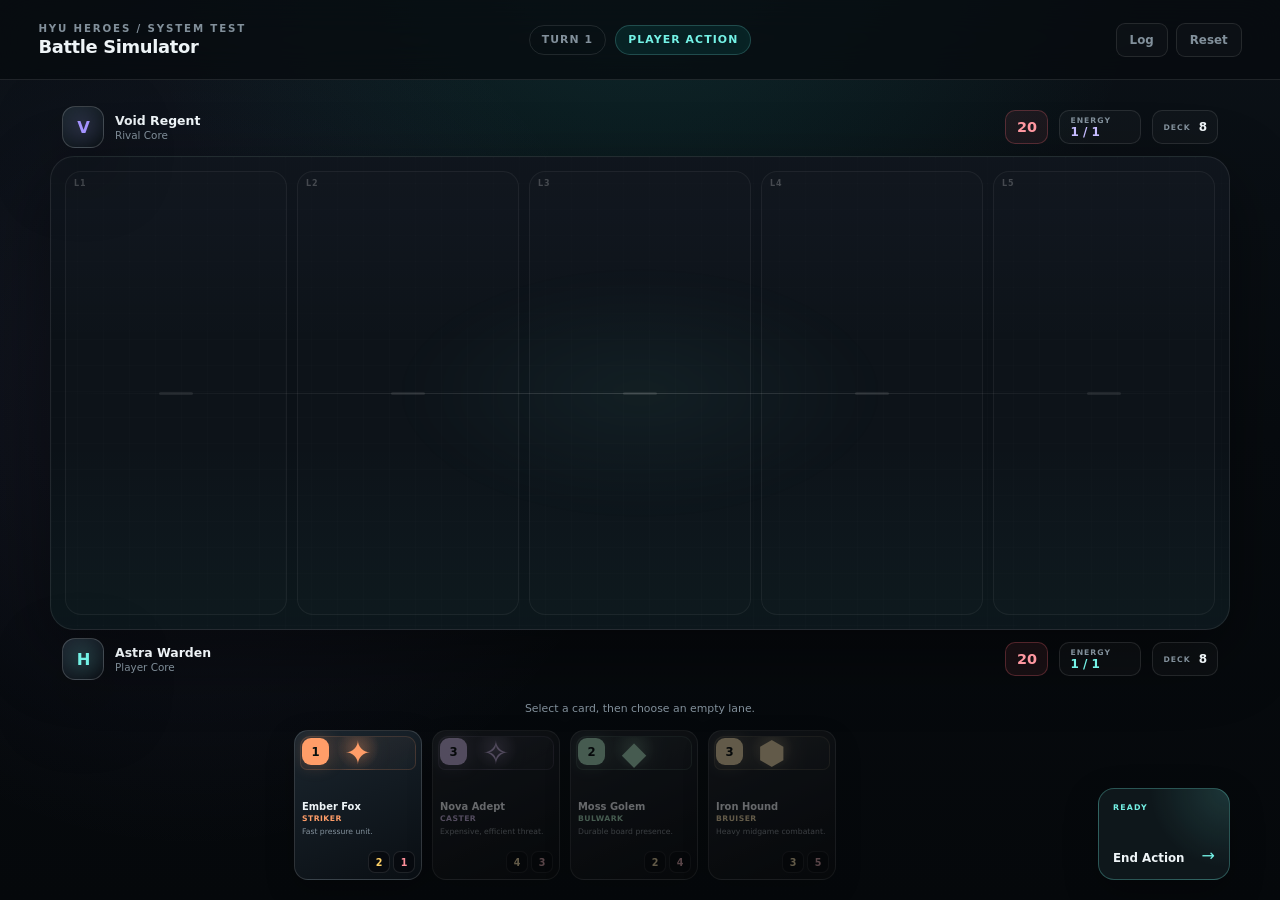
<file: simulator/index.html>
<!doctype html>
<html lang="en">
<head>
  <meta charset="utf-8" />
  <meta name="viewport" content="width=device-width, initial-scale=1" />
  <meta name="theme-color" content="#0b1015" />
  <title>Hyu Heroes — Battle Simulator</title>
  <link rel="stylesheet" href="./styles.css" />
</head>
<body>
  <main class="simulator-shell" aria-label="Hyu Heroes battle simulator">
    <header class="topbar">
      <div class="brand-block">
        <p class="eyebrow">HYU HEROES / SYSTEM TEST</p>
        <h1>Battle Simulator</h1>
      </div>

      <div class="phase-cluster" aria-live="polite">
        <span class="turn-label" id="turnLabel">TURN 1</span>
        <span class="phase-pill" id="phasePill">PLAYER ACTION</span>
      </div>

      <div class="topbar-actions">
        <button class="icon-button" id="logToggle" type="button" aria-expanded="false" aria-controls="combatLog">Log</button>
        <button class="icon-button" id="resetButton" type="button">Reset</button>
      </div>
    </header>

    <section class="arena" id="arena">
      <div class="player-panel opponent-panel" id="opponentPanel">
        <div class="hero-portrait opponent-portrait" aria-hidden="true"><span>V</span></div>
        <div class="hero-copy">
          <span class="hero-name">Void Regent</span>
          <span class="hero-subtitle">Rival Core</span>
        </div>
        <div class="stat-chip health-chip" id="opponentHealth" aria-label="Opponent health">20</div>
        <div class="energy-block" aria-label="Opponent energy">
          <span class="energy-label">ENERGY</span>
          <span class="energy-value" id="opponentEnergy">1 / 1</span>
        </div>
        <div class="deck-counter" aria-label="Opponent deck cards">
          <span>DECK</span>
          <strong id="opponentDeckCount">8</strong>
        </div>
      </div>

      <div class="board-frame">
        <div class="board-glow" aria-hidden="true"></div>
        <div class="lane-grid" id="laneGrid" aria-label="Battle lanes"></div>
      </div>

      <div class="player-panel user-panel" id="playerPanel">
        <div class="hero-portrait user-portrait" aria-hidden="true"><span>H</span></div>
        <div class="hero-copy">
          <span class="hero-name">Astra Warden</span>
          <span class="hero-subtitle">Player Core</span>
        </div>
        <div class="stat-chip health-chip" id="playerHealth" aria-label="Player health">20</div>
        <div class="energy-block" aria-label="Player energy">
          <span class="energy-label">ENERGY</span>
          <span class="energy-value" id="playerEnergy">1 / 1</span>
        </div>
        <div class="deck-counter" aria-label="Player deck cards">
          <span>DECK</span>
          <strong id="playerDeckCount">8</strong>
        </div>
      </div>
    </section>

    <section class="control-zone">
      <div class="hint-line" id="hintLine" aria-live="polite">Select a card, then choose an empty lane.</div>
      <div class="hand-and-action">
        <div class="hand" id="playerHand" aria-label="Your hand"></div>
        <button class="end-phase-button" id="endPhaseButton" type="button">
          <span class="button-kicker">READY</span>
          <span class="button-main">End Action</span>
          <span class="button-arrow">→</span>
        </button>
      </div>
    </section>

    <aside class="combat-log" id="combatLog" aria-label="Combat log" aria-hidden="true">
      <div class="combat-log-header">
        <div>
          <span class="eyebrow">EVENT STREAM</span>
          <strong>Combat Log</strong>
        </div>
        <button class="close-log" id="closeLog" type="button" aria-label="Close combat log">×</button>
      </div>
      <ol id="combatLogList"></ol>
    </aside>

    <div class="phase-overlay" id="phaseOverlay" aria-hidden="true">
      <span class="overlay-kicker" id="overlayKicker">PHASE</span>
      <strong id="overlayTitle">Combat</strong>
    </div>

    <div class="result-overlay" id="resultOverlay" aria-hidden="true">
      <div class="result-card">
        <span class="eyebrow">SIMULATION COMPLETE</span>
        <h2 id="resultTitle">Victory</h2>
        <p id="resultCopy">The opposing core has been reduced to zero.</p>
        <button type="button" id="playAgainButton">Run Again</button>
      </div>
    </div>
  </main>

  <template id="laneTemplate">
    <article class="lane" data-lane-index="0">
      <div class="lane-number"></div>
      <div class="slot opponent-slot" data-side="opponent"></div>
      <div class="lane-divider"><span></span></div>
      <button class="slot player-slot" type="button" data-side="player" aria-label="Play selected card in this lane"></button>
    </article>
  </template>

  <template id="unitTemplate">
    <div class="board-unit">
      <div class="unit-art"><span class="unit-glyph"></span></div>
      <div class="unit-name"></div>
      <div class="unit-stats">
        <span class="attack-stat"></span>
        <span class="health-stat"></span>
      </div>
    </div>
  </template>

  <template id="handCardTemplate">
    <button class="hand-card" type="button">
      <span class="card-cost"></span>
      <span class="card-art"><span class="card-glyph"></span></span>
      <span class="card-content">
        <strong class="card-name"></strong>
        <span class="card-role"></span>
        <span class="card-description"></span>
      </span>
      <span class="card-stats">
        <span class="card-attack"></span>
        <span class="card-health"></span>
      </span>
    </button>
  </template>

  <script src="./simulation.js"></script>
  <script src="./app.js"></script>
</body>
</html>
</file>
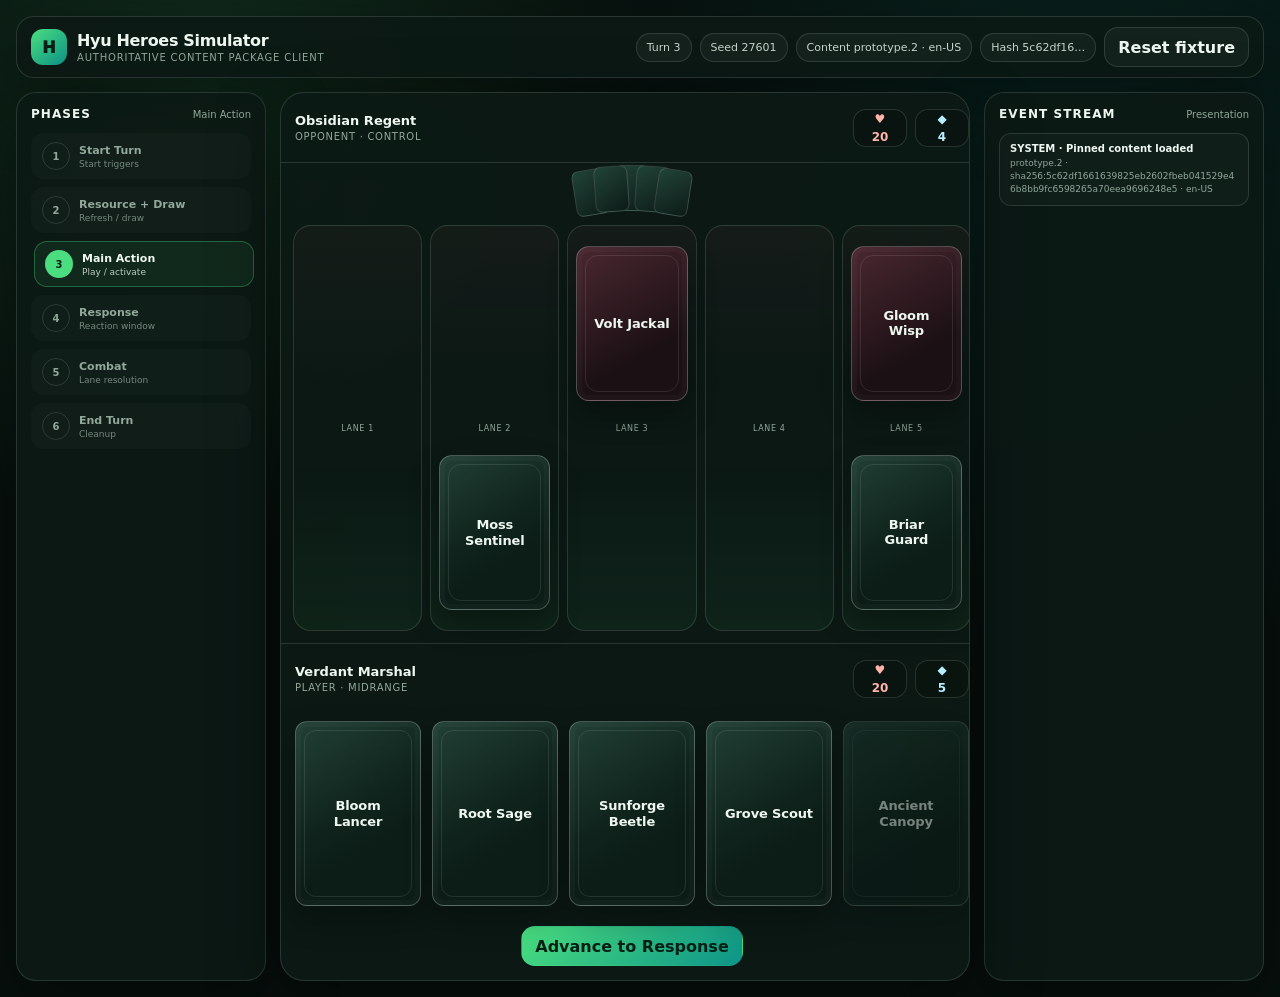
<file: web-simulator.html>
<!doctype html>
<html lang="en">
<head>
  <meta charset="utf-8" />
  <meta name="viewport" content="width=device-width, initial-scale=1" />
  <meta name="color-scheme" content="dark" />
  <title>Hyu Heroes — Web Simulator</title>
  <style>
    :root {
      --bg: #07100d;
      --panel: rgba(12, 25, 21, .92);
      --panel-2: rgba(18, 34, 29, .96);
      --line: rgba(228, 255, 237, .13);
      --line-strong: rgba(228, 255, 237, .28);
      --text: #eef8f1;
      --muted: #91a89a;
      --primary: #4ade80;
      --secondary: #0d9488;
      --danger: #ff8d80;
      --mana: #83def7;
      --radius: 20px;
      --shadow: 0 24px 70px rgba(0, 0, 0, .42);
    }

    * { box-sizing: border-box; }
    html, body { min-height: 100%; }
    body {
      margin: 0;
      color: var(--text);
      font-family: "DM Sans", Inter, ui-sans-serif, system-ui, -apple-system, BlinkMacSystemFont, "Segoe UI", sans-serif;
      background:
        radial-gradient(circle at 16% 10%, rgba(74, 222, 128, .14), transparent 28rem),
        radial-gradient(circle at 84% 16%, rgba(13, 148, 136, .15), transparent 32rem),
        var(--bg);
    }

    button { font: inherit; }
    button:focus-visible { outline: 2px solid var(--primary); outline-offset: 3px; }

    .app {
      width: min(1680px, 100%);
      min-height: 100vh;
      margin: 0 auto;
      padding: 16px;
      display: grid;
      grid-template-columns: 250px minmax(0, 1fr) 280px;
      grid-template-rows: auto 1fr;
      gap: 14px;
    }

    .topbar,
    .panel,
    .stage {
      border: 1px solid var(--line);
      background: var(--panel);
      box-shadow: var(--shadow);
    }

    .topbar {
      grid-column: 1 / -1;
      min-height: 58px;
      padding: 10px 14px;
      border-radius: 18px;
      display: flex;
      align-items: center;
      justify-content: space-between;
      gap: 16px;
    }

    .brand { display: flex; align-items: center; gap: 10px; min-width: 0; }
    .brand-mark {
      width: 36px;
      height: 36px;
      border-radius: 12px;
      display: grid;
      place-items: center;
      color: #062015;
      font-weight: 950;
      background: linear-gradient(135deg, var(--primary), var(--secondary));
    }
    .brand-title { font-weight: 900; letter-spacing: -.02em; }
    .brand-sub { margin-top: 2px; color: var(--muted); font-size: 10px; text-transform: uppercase; letter-spacing: .08em; }
    .top-actions { display: flex; align-items: center; gap: 8px; flex-wrap: wrap; justify-content: flex-end; }
    .pill,
    .button {
      border: 1px solid var(--line);
      border-radius: 14px;
      color: var(--text);
      background: rgba(255,255,255,.04);
    }
    .pill { padding: 7px 10px; font-size: 11px; color: #c5d6ca; }
    .button {
      min-height: 40px;
      padding: 0 13px;
      cursor: pointer;
      font-weight: 800;
      transition: transform 180ms ease, opacity 180ms ease;
    }
    .button:hover { transform: translateY(-2px); }
    .button:active { transform: translateY(0) scale(.98); }
    .button.primary { color: #042015; border-color: transparent; background: linear-gradient(135deg, var(--primary), var(--secondary)); }
    .button:disabled { cursor: not-allowed; opacity: .45; transform: none; }

    .panel { padding: 14px; border-radius: var(--radius); min-height: 0; }
    .panel-heading { display: flex; align-items: baseline; justify-content: space-between; gap: 8px; margin-bottom: 12px; }
    .panel-heading h2 { margin: 0; font-size: 12px; text-transform: uppercase; letter-spacing: .09em; }
    .panel-heading span { color: var(--muted); font-size: 10px; }

    .phase-list { display: grid; gap: 8px; }
    .phase {
      min-height: 46px;
      padding: 8px 10px;
      border: 1px solid transparent;
      border-radius: 13px;
      color: var(--muted);
      background: rgba(255,255,255,.02);
      display: grid;
      grid-template-columns: 28px 1fr;
      gap: 9px;
      align-items: center;
      transition: transform 220ms ease, opacity 220ms ease;
    }
    .phase-index {
      width: 28px;
      height: 28px;
      border: 1px solid var(--line);
      border-radius: 50%;
      display: grid;
      place-items: center;
      font-size: 10px;
      font-weight: 900;
    }
    .phase strong { display: block; color: inherit; font-size: 11px; }
    .phase small { display: block; margin-top: 2px; font-size: 9px; opacity: .78; }
    .phase.active { color: var(--text); transform: translateX(3px); border-color: rgba(74,222,128,.34); background: rgba(74,222,128,.08); }
    .phase.active .phase-index { color: #072015; border-color: transparent; background: var(--primary); }

    .event-log { display: grid; gap: 8px; max-height: calc(100vh - 170px); overflow: auto; }
    .event {
      padding: 9px 10px;
      border: 1px solid var(--line);
      border-radius: 12px;
      background: rgba(255,255,255,.025);
    }
    .event strong { display: block; font-size: 10px; }
    .event span { display: block; margin-top: 3px; color: var(--muted); font-size: 9px; line-height: 1.45; word-break: break-word; }

    .stage {
      min-width: 0;
      min-height: calc(100vh - 104px);
      border-radius: 24px;
      overflow: hidden;
      display: grid;
      grid-template-rows: auto auto minmax(430px, 1fr) auto auto;
      position: relative;
    }

    .hero-strip {
      min-height: 70px;
      padding: 10px 14px;
      display: flex;
      align-items: center;
      justify-content: space-between;
      gap: 14px;
      border-bottom: 1px solid var(--line);
    }
    .hero-strip.player { border-top: 1px solid var(--line); border-bottom: 0; }
    .hero { min-width: 0; }
    .hero strong { display: block; font-size: 13px; }
    .hero span { display: block; margin-top: 3px; color: var(--muted); font-size: 10px; text-transform: uppercase; letter-spacing: .07em; }
    .hero-stats { display: flex; gap: 8px; }
    .orb {
      min-width: 54px;
      height: 38px;
      padding: 0 10px;
      border: 1px solid var(--line);
      border-radius: 13px;
      display: grid;
      place-items: center;
      font-size: 12px;
      font-weight: 900;
      background: rgba(0,0,0,.16);
    }
    .orb.health { color: #ffb4aa; }
    .orb.resource { color: #b7efff; }

    .opponent-hand {
      height: 50px;
      display: flex;
      justify-content: center;
      align-items: center;
    }
    .card-back {
      width: 34px;
      height: 46px;
      margin: 0 -8px;
      border: 1px solid rgba(255,255,255,.15);
      border-radius: 7px;
      background: linear-gradient(145deg, #214338, #0d1b17);
      transform-origin: 50% 130%;
    }
    .card-back:nth-child(1) { transform: rotate(-9deg) translateY(4px); }
    .card-back:nth-child(2) { transform: rotate(-4deg) translateY(1px); }
    .card-back:nth-child(4) { transform: rotate(4deg) translateY(1px); }
    .card-back:nth-child(5) { transform: rotate(9deg) translateY(4px); }

    .battlefield {
      min-height: 430px;
      padding: 12px;
      display: grid;
      grid-template-columns: repeat(5, minmax(90px, 1fr));
      gap: 8px;
    }
    .lane {
      min-width: 0;
      padding: 8px;
      border: 1px solid var(--line);
      border-radius: 18px;
      display: grid;
      grid-template-rows: 1fr 30px 1fr;
      background: linear-gradient(180deg, rgba(134,64,78,.08), transparent 42%, transparent 58%, rgba(74,222,128,.06));
      transition: transform 200ms ease, opacity 200ms ease;
    }
    .lane.targetable { cursor: pointer; box-shadow: inset 0 0 0 1px rgba(74,222,128,.34); }
    .lane.targetable:hover { transform: translateY(-3px); }
    .slot { min-height: 0; display: grid; place-items: center; }
    .lane-label { display: grid; place-items: center; color: var(--muted); font-size: 8px; text-transform: uppercase; letter-spacing: .08em; }

    .physical-card {
      appearance: none;
      border: 1px solid rgba(240,255,245,.26);
      color: var(--text);
      background:
        linear-gradient(145deg, rgba(255,255,255,.045), transparent 45%),
        linear-gradient(150deg, #18372c, #0c1c17 68%);
      box-shadow: 0 14px 30px rgba(0,0,0,.28), inset 0 0 0 5px rgba(255,255,255,.025);
      cursor: pointer;
      overflow: hidden;
      position: relative;
      display: grid;
      place-items: center;
      text-align: center;
      transition: transform 220ms cubic-bezier(.2,.8,.2,1), opacity 180ms ease;
    }
    .physical-card::before {
      content: "";
      position: absolute;
      inset: 8px;
      border: 1px solid rgba(255,255,255,.10);
      border-radius: inherit;
      pointer-events: none;
    }
    .physical-card:hover { transform: translateY(-8px); }
    .physical-card .card-name {
      width: 82%;
      font-size: clamp(10px, 1.1vw, 13px);
      font-weight: 900;
      line-height: 1.2;
      letter-spacing: -.01em;
      position: relative;
      z-index: 1;
    }

    .board-card {
      width: min(100%, 112px);
      aspect-ratio: .72;
      border-radius: 13px;
    }
    .board-card.enemy { background: linear-gradient(150deg, #4a2730, #1b1014 68%); }

    .hand-wrap {
      min-height: 154px;
      padding: 8px 14px 12px;
      display: flex;
      align-items: end;
      justify-content: center;
      overflow: visible;
    }
    .hand {
      width: min(760px, 100%);
      min-height: 136px;
      display: flex;
      justify-content: center;
      align-items: end;
      gap: clamp(4px, .9vw, 11px);
    }
    .hand-card {
      width: clamp(88px, 12.5vw, 126px);
      flex: 0 1 126px;
      aspect-ratio: .68;
      border-radius: 12px;
      animation: deal-in 420ms cubic-bezier(.2,.8,.2,1) both;
    }
    .hand-card.selected { box-shadow: 0 0 0 2px var(--primary), 0 20px 38px rgba(0,0,0,.38); transform: translateY(-16px); }
    .hand-card.unaffordable { opacity: .48; }
    @keyframes deal-in { from { opacity: 0; transform: translateY(45px) scale(.9); } }

    .controls {
      min-height: 58px;
      padding: 8px 14px 14px;
      display: flex;
      justify-content: center;
      align-items: center;
    }

    .detail-backdrop {
      position: fixed;
      inset: 0;
      z-index: 100;
      padding: 18px;
      display: grid;
      place-items: center;
      background: rgba(2, 8, 6, .76);
      opacity: 0;
      pointer-events: none;
      transition: opacity 180ms ease;
    }
    .detail-backdrop.open { opacity: 1; pointer-events: auto; }
    .detail-dialog {
      width: min(720px, 100%);
      max-height: min(820px, calc(100vh - 36px));
      overflow: auto;
      border: 1px solid var(--line-strong);
      border-radius: 24px;
      background: #0d1d18;
      box-shadow: 0 36px 100px rgba(0,0,0,.62);
      transform: translateY(16px) scale(.98);
      transition: transform 220ms cubic-bezier(.2,.8,.2,1), opacity 180ms ease;
    }
    .detail-backdrop.open .detail-dialog { transform: translateY(0) scale(1); }
    .detail-head {
      padding: 18px;
      border-bottom: 1px solid var(--line);
      display: flex;
      align-items: flex-start;
      justify-content: space-between;
      gap: 14px;
    }
    .detail-head h2 { margin: 0; font-size: 24px; letter-spacing: -.03em; }
    .detail-id { margin-top: 4px; color: var(--muted); font: 11px ui-monospace, SFMono-Regular, Menlo, monospace; }
    .icon-button {
      width: 42px;
      height: 42px;
      border: 1px solid var(--line);
      border-radius: 14px;
      color: var(--text);
      background: rgba(255,255,255,.04);
      cursor: pointer;
    }
    .detail-body { padding: 18px; display: grid; gap: 16px; }
    .detail-stats { display: grid; grid-template-columns: repeat(3, 1fr); gap: 8px; }
    .detail-stat { padding: 12px; border: 1px solid var(--line); border-radius: 14px; background: rgba(255,255,255,.025); }
    .detail-stat span { display: block; color: var(--muted); font-size: 9px; text-transform: uppercase; letter-spacing: .08em; }
    .detail-stat strong { display: block; margin-top: 5px; font-size: 20px; }
    .detail-section { padding: 14px; border: 1px solid var(--line); border-radius: 16px; background: rgba(255,255,255,.02); }
    .detail-section h3 { margin: 0 0 9px; font-size: 10px; text-transform: uppercase; letter-spacing: .09em; color: var(--muted); }
    .detail-grid { display: grid; grid-template-columns: repeat(2, minmax(0,1fr)); gap: 8px 14px; font-size: 12px; }
    .detail-grid span { color: var(--muted); }
    .ability { padding: 12px; border-radius: 13px; background: rgba(74,222,128,.045); }
    .ability + .ability { margin-top: 8px; }
    .ability strong { font-size: 12px; }
    .ability dl { margin: 8px 0 0; display: grid; grid-template-columns: 86px 1fr; gap: 5px 8px; font-size: 10px; line-height: 1.4; }
    .ability dt { color: var(--muted); }
    .ability dd { margin: 0; }
    .detail-actions { padding: 0 18px 18px; display: flex; justify-content: flex-end; gap: 8px; flex-wrap: wrap; }

    .toast {
      position: fixed;
      left: 50%;
      bottom: 18px;
      z-index: 130;
      max-width: min(520px, calc(100vw - 28px));
      padding: 10px 14px;
      border: 1px solid var(--line-strong);
      border-radius: 13px;
      color: var(--text);
      background: #13271f;
      box-shadow: var(--shadow);
      opacity: 0;
      transform: translate(-50%, 18px);
      pointer-events: none;
      transition: transform 180ms ease, opacity 180ms ease;
      font-size: 11px;
    }
    .toast.show { opacity: 1; transform: translate(-50%, 0); }

    @media (max-width: 1100px) {
      .app { grid-template-columns: 210px minmax(0,1fr); }
      .events-panel { display: none; }
    }

    @media (max-width: 760px) {
      .app { padding: 8px; display: block; }
      .topbar { margin-bottom: 8px; }
      .phase-panel { display: none; }
      .stage { min-height: calc(100vh - 84px); border-radius: 18px; }
      .battlefield { min-height: 380px; padding: 7px; grid-template-columns: repeat(5, minmax(58px,1fr)); gap: 4px; }
      .lane { padding: 4px; border-radius: 11px; }
      .board-card { border-radius: 9px; }
      .hand-wrap { min-height: 126px; padding-inline: 4px; }
      .hand { min-height: 112px; gap: 1px; }
      .hand-card { min-width: 58px; width: 19vw; border-radius: 9px; }
      .physical-card:hover { transform: translateY(-5px); }
      .physical-card .card-name { font-size: 9px; }
      .detail-grid { grid-template-columns: 1fr; }
      .detail-head h2 { font-size: 20px; }
    }

    @media (prefers-reduced-motion: reduce) {
      *, *::before, *::after {
        animation-duration: .01ms !important;
        animation-iteration-count: 1 !important;
        transition-duration: .01ms !important;
      }
    }
  </style>
</head>
<body>
  <main class="app">
    <header class="topbar">
      <div class="brand">
        <div class="brand-mark" aria-hidden="true">H</div>
        <div>
          <div class="brand-title">Hyu Heroes Simulator</div>
          <div class="brand-sub">Authoritative content package client</div>
        </div>
      </div>
      <div class="top-actions">
        <span class="pill" id="turnLabel">Turn 3</span>
        <span class="pill" id="seedLabel">Seed 27601</span>
        <span class="pill" id="contentVersionLabel">Content loading…</span>
        <span class="pill" id="contentHashLabel">Hash —</span>
        <button class="button" id="restartButton" type="button">Reset fixture</button>
      </div>
    </header>

    <aside class="panel phase-panel">
      <div class="panel-heading"><h2>Phases</h2><span id="phaseName">Main Action</span></div>
      <div class="phase-list" id="phaseList"></div>
    </aside>

    <section class="stage" aria-label="Battlefield simulator">
      <div class="hero-strip">
        <div class="hero"><strong>Obsidian Regent</strong><span>Opponent · Control</span></div>
        <div class="hero-stats">
          <div class="orb health">♥ <span id="enemyHealth">20</span></div>
          <div class="orb resource">◆ <span id="enemyResource">4</span></div>
        </div>
      </div>

      <div class="opponent-hand" aria-label="Opponent hand">
        <div class="card-back"></div><div class="card-back"></div><div class="card-back"></div><div class="card-back"></div><div class="card-back"></div>
      </div>

      <div class="battlefield" id="battlefield"></div>

      <div class="hero-strip player">
        <div class="hero"><strong>Verdant Marshal</strong><span>Player · Midrange</span></div>
        <div class="hero-stats">
          <div class="orb health">♥ <span id="playerHealth">20</span></div>
          <div class="orb resource">◆ <span id="playerResource">5</span></div>
        </div>
      </div>

      <div>
        <div class="hand-wrap"><div class="hand" id="hand" aria-label="Player hand"></div></div>
        <div class="controls"><button class="button primary" id="phaseButton" type="button">End Main Action</button></div>
      </div>
    </section>

    <aside class="panel events-panel">
      <div class="panel-heading"><h2>Event stream</h2><span>Presentation</span></div>
      <div class="event-log" id="eventLog"></div>
    </aside>
  </main>

  <div class="detail-backdrop" id="detailBackdrop" aria-hidden="true">
    <section class="detail-dialog" role="dialog" aria-modal="true" aria-labelledby="detailTitle">
      <header class="detail-head">
        <div><h2 id="detailTitle">Card</h2><div class="detail-id" id="detailId"></div></div>
        <button class="icon-button" id="detailClose" type="button" aria-label="Close card details">×</button>
      </header>
      <div class="detail-body" id="detailBody"></div>
      <footer class="detail-actions">
        <button class="button" id="detailCloseSecondary" type="button">Close</button>
        <button class="button primary" id="detailPlay" type="button">Select to play</button>
      </footer>
    </section>
  </div>

  <div class="toast" id="toast" role="status" aria-live="polite"></div>

  <script>
    /**
     * WEB_SIMULATOR_PRESENTATION
     * Purpose: Renders a deterministic lane-battle fixture with physical card shells and a detail-first interaction model.
     * Connections: Mirrors command/event boundaries intended for the authoritative C# runtime without reimplementing gameplay primitives.
     * Risk: Medium because this file is presentation-only but must not become an alternative source of authoritative game rules.
     */
    (() => {
      "use strict";

      const PHASES = [
        { id: "start", label: "Start Turn", note: "Start triggers" },
        { id: "resource", label: "Resource + Draw", note: "Refresh / draw" },
        { id: "main", label: "Main Action", note: "Play / activate" },
        { id: "response", label: "Response", note: "Reaction window" },
        { id: "combat", label: "Combat", note: "Lane resolution" },
        { id: "end", label: "End Turn", note: "Cleanup" }
      ];

      const CONTENT_MANIFEST_URL = "./content/manifest.json";
      let contentManifest = null;
      let contentPackage = null;
      let selectedLocale = null;
      let cardDefinitions = Object.freeze({});

      const INITIAL_SNAPSHOT = Object.freeze({
        schemaVersion: 1,
        seed: 27601,
        turn: 3,
        phase: "main",
        player: { health: 20, resource: 5 },
        enemy: { health: 20, resource: 4 },
        lanes: [
          { id: "lane-0", enemy: null, player: null },
          { id: "lane-1", enemy: null, player: { instanceId: "p-09", definitionId: "card.moss_sentinel" } },
          { id: "lane-2", enemy: { instanceId: "e-21", definitionId: "card.volt_jackal" }, player: null },
          { id: "lane-3", enemy: null, player: null },
          { id: "lane-4", enemy: { instanceId: "e-24", definitionId: "card.gloom_wisp" }, player: { instanceId: "p-11", definitionId: "card.briar_guard" } }
        ],
        hand: [
          { instanceId: "h-31", definitionId: "card.bloom_lancer" },
          { instanceId: "h-32", definitionId: "card.root_sage" },
          { instanceId: "h-33", definitionId: "card.sunforge_beetle" },
          { instanceId: "h-34", definitionId: "card.grove_scout" },
          { instanceId: "h-35", definitionId: "card.ancient_canopy" }
        ]
      });

      const deepClone = value => JSON.parse(JSON.stringify(value));
      const escapeHtml = input => String(input).replace(/[&<>'"]/g, char => ({ "&": "&amp;", "<": "&lt;", ">": "&gt;", "'": "&#39;", '"': "&quot;" }[char]));
      const definitionFor = card => cardDefinitions[card.definitionId] || { name: card.definitionId, type: "Unknown", className: "Unknown", alignment: "Unknown", tags: [], keywords: [], cost: 0, attack: 0, health: 0, text: "Definition missing from loaded content package.", abilities: [] };

      class DemoSimulationAdapter {
        constructor(initialSnapshot) {
          this.initial = deepClone(initialSnapshot);
          this.snapshot = deepClone(initialSnapshot);
          this.commandSequence = 0;
        }

        restart() {
          this.snapshot = deepClone(this.initial);
          this.commandSequence = 0;
          return this.result("SnapshotLoaded", { reason: "restart" });
        }

        submit(command) {
          this.commandSequence += 1;
          if (command.type === "PlayCardCommand") return this.playCard(command);
          if (command.type === "EndPhaseCommand") return this.endPhase(command);
          return { accepted: false, command: { ...command, sequence: this.commandSequence }, snapshot: deepClone(this.snapshot), events: [{ type: "CommandRejected", reason: "Unknown demo command" }] };
        }

        playCard(command) {
          const cardIndex = this.snapshot.hand.findIndex(card => card.instanceId === command.cardInstanceId);
          const lane = this.snapshot.lanes.find(item => item.id === command.laneId);
          if (cardIndex < 0 || !lane || lane.player) return this.reject(command, "Card or lane is no longer legal in the fixture.");
          const card = this.snapshot.hand[cardIndex];
          const definition = definitionFor(card);
          if (this.snapshot.phase !== "main") return this.reject(command, "Cards can only be played during the demo main phase.");
          if (definition.cost > this.snapshot.player.resource) return this.reject(command, "Insufficient resource.");

          this.snapshot.player.resource -= definition.cost;
          this.snapshot.hand.splice(cardIndex, 1);
          lane.player = { instanceId: card.instanceId, definitionId: card.definitionId, attack: definition.attack, health: definition.health };
          return {
            accepted: true,
            command: { ...command, sequence: this.commandSequence },
            snapshot: deepClone(this.snapshot),
            events: [
              { type: "ResourceSpent", amount: definition.cost },
              { type: "CardPlayed", cardInstanceId: card.instanceId, definitionId: card.definitionId, laneId: lane.id }
            ]
          };
        }

        endPhase(command) {
          const index = PHASES.findIndex(phase => phase.id === this.snapshot.phase);
          const nextIndex = (index + 1) % PHASES.length;
          this.snapshot.phase = PHASES[nextIndex].id;
          if (nextIndex === 0) {
            this.snapshot.turn += 1;
            this.snapshot.player.resource = Math.min(10, this.snapshot.player.resource + 1);
            this.snapshot.enemy.resource = Math.min(10, this.snapshot.enemy.resource + 1);
          }
          return { accepted: true, command: { ...command, sequence: this.commandSequence }, snapshot: deepClone(this.snapshot), events: [{ type: "PhaseChanged", phase: this.snapshot.phase }] };
        }

        reject(command, reason) {
          return { accepted: false, command: { ...command, sequence: this.commandSequence }, snapshot: deepClone(this.snapshot), events: [{ type: "CommandRejected", reason }] };
        }

        result(type, payload) {
          return { accepted: true, command: null, snapshot: deepClone(this.snapshot), events: [{ type, ...payload }] };
        }
      }

      let simulation = null;
      let snapshot = deepClone(INITIAL_SNAPSHOT);
      let selectedCardId = null;
      let detailReference = null;
      let toastTimer = null;

      const el = {
        battlefield: document.getElementById("battlefield"), hand: document.getElementById("hand"), phaseList: document.getElementById("phaseList"),
        phaseName: document.getElementById("phaseName"), phaseButton: document.getElementById("phaseButton"), restartButton: document.getElementById("restartButton"),
        eventLog: document.getElementById("eventLog"), turnLabel: document.getElementById("turnLabel"), seedLabel: document.getElementById("seedLabel"),
        contentVersionLabel: document.getElementById("contentVersionLabel"), contentHashLabel: document.getElementById("contentHashLabel"),
        playerHealth: document.getElementById("playerHealth"), playerResource: document.getElementById("playerResource"), enemyHealth: document.getElementById("enemyHealth"),
        enemyResource: document.getElementById("enemyResource"), detailBackdrop: document.getElementById("detailBackdrop"), detailTitle: document.getElementById("detailTitle"),
        detailId: document.getElementById("detailId"), detailBody: document.getElementById("detailBody"), detailPlay: document.getElementById("detailPlay"),
        detailClose: document.getElementById("detailClose"), detailCloseSecondary: document.getElementById("detailCloseSecondary"), toast: document.getElementById("toast")
      };

      async function loadManifest() {
        const response = await fetch(CONTENT_MANIFEST_URL, { cache: "no-store" });
        if (!response.ok) throw new Error(`Content manifest request failed with HTTP ${response.status}.`);
        const manifest = await response.json();
        validateManifestShape(manifest);
        return manifest;
      }

      function validateManifestShape(manifest) {
        if (!manifest || manifest.manifestVersion !== 1 || !Array.isArray(manifest.packages)) {
          throw new Error("Content manifest is not schema version 1.");
        }
        if (typeof manifest.defaultContentVersion !== "string") throw new Error("Content manifest has no default version.");
      }

      function resolveManifestEntry(manifest) {
        const params = new URLSearchParams(window.location.search);
        const pinnedVersion = params.get("contentVersion");
        const pinnedHash = params.get("contentHash");
        if (Boolean(pinnedVersion) !== Boolean(pinnedHash)) {
          throw new Error("contentVersion and contentHash must be supplied together when pinning content.");
        }

        const entry = pinnedVersion
          ? manifest.packages.find(item => item.contentVersion === pinnedVersion && item.contentHash === pinnedHash)
          : manifest.packages.find(item => item.contentVersion === manifest.defaultContentVersion);
        if (!entry) throw new Error("Requested content pin does not exist in the manifest.");
        if (!/^sha256:[0-9a-f]{64}$/.test(entry.contentHash)) throw new Error("Manifest entry has an invalid contentHash.");
        if (typeof entry.packagePath !== "string" || entry.packagePath.startsWith("/") || entry.packagePath.includes("..")) {
          throw new Error("Manifest entry has an invalid package path.");
        }
        return entry;
      }

      async function loadContentPackage(entry) {
        const response = await fetch(`./${entry.packagePath}`, { cache: "no-store" });
        if (!response.ok) throw new Error(`Content package request failed with HTTP ${response.status}.`);
        const packageData = await response.json();
        validatePackageShape(packageData, entry);
        return packageData;
      }

      function validatePackageShape(packageData, entry) {
        if (!packageData || packageData.schemaVersion !== entry.schemaVersion) throw new Error("Package schemaVersion does not match manifest.");
        if (packageData.contentVersion !== entry.contentVersion) throw new Error("Package contentVersion does not match manifest.");
        if (packageData.contentHash !== entry.contentHash) throw new Error("Package contentHash does not match manifest pin.");
        if (!Array.isArray(packageData.cards) || !Array.isArray(packageData.abilities)) throw new Error("Content package is missing card or ability arrays.");
        if (!packageData.presentation?.localizations || typeof packageData.presentation.defaultLocale !== "string") {
          throw new Error("Published package is missing presentation/localization metadata.");
        }
      }

      function selectLocale(entry, packageData) {
        const requested = new URLSearchParams(window.location.search).get("locale");
        const browserLocales = Array.isArray(navigator.languages) ? navigator.languages : [navigator.language];
        const candidates = [requested, ...browserLocales].filter(Boolean);
        const exact = candidates.find(locale => entry.locales.includes(locale));
        if (exact) return exact;
        const languageMatch = candidates
          .map(locale => String(locale).split("-")[0])
          .map(language => entry.locales.find(locale => locale.split("-")[0] === language))
          .find(Boolean);
        return languageMatch || entry.defaultLocale || packageData.presentation.defaultLocale;
      }

      function buildCardDefinitions(packageData, locale) {
        const abilitiesById = new Map(packageData.abilities.map(ability => [ability.header.id, ability]));
        const localization = packageData.presentation.localizations[locale]
          || packageData.presentation.localizations[packageData.presentation.defaultLocale]
          || {};
        const presentationDefinitions = packageData.presentation.definitions || {};
        return Object.freeze(Object.fromEntries(packageData.cards.map(card => [
          card.header.id,
          buildCardDefinition(card, abilitiesById, localization, presentationDefinitions)
        ])));
      }

      function buildCardDefinition(card, abilitiesById, localization, presentationDefinitions) {
        const stats = card.baseStats || {};
        const localized = localization[card.header.localizationKey] || {};
        const presentation = presentationDefinitions[card.header.id] || {};
        const abilities = (card.abilities || [])
          .map(binding => binding.inline || abilitiesById.get(binding.referenceId))
          .filter(Boolean)
          .map(ability => buildAbilitySummary(ability, localization));
        return {
          name: localized.name || displayName(card.header.id),
          type: displayName(card.cardType),
          className: displayName(card.classification.classId),
          alignment: displayName(card.classification.alignmentId),
          tags: (card.classification.tags || []).map(displayName),
          keywords: (card.classification.keywords || []).map(displayName),
          cost: stats["stat.cost"] ?? 0,
          attack: stats["stat.attack"] ?? 0,
          health: stats["stat.max_health"] ?? 0,
          text: localized.description || `Published revision ${card.header.revision} · ${card.header.localizationKey}`,
          artworkReferenceId: presentation.artworkReferenceId || "—",
          frameStyle: presentation.frameStyle || "default",
          abilities
        };
      }

      function buildAbilitySummary(ability, localization) {
        const selector = findFirstSelector(ability.effects || []);
        const localized = localization[ability.header.localizationKey] || {};
        return {
          name: localized.name || displayName(ability.header.id),
          trigger: displayName(ability.trigger.typeId),
          target: selector ? summarizeSelector(selector) : "No target selector",
          condition: ability.condition ? displayName(ability.condition.kind) : "Always",
          effects: (ability.effects || []).map(effect => displayName(effect.typeId)).join(" → ") || "No effects"
        };
      }

      function findFirstSelector(effects) {
        for (const effect of effects) {
          for (const parameter of Object.values(effect.parameters || {})) {
            if (parameter?.kind === "Selector") return parameter.value;
          }
        }
        return null;
      }

      function summarizeSelector(selector) {
        return [selector.scope, selector.relation, selector.zone, selector.location, selector.selection]
          .map(displayName)
          .join(" · ");
      }

      function displayName(value) {
        const raw = String(value || "").split(".").pop().replaceAll("_", " ");
        return raw.replace(/\b\w/g, character => character.toUpperCase());
      }

      async function bootstrap() {
        el.restartButton.disabled = true;
        el.phaseButton.disabled = true;
        try {
          contentManifest = await loadManifest();
          const manifestEntry = resolveManifestEntry(contentManifest);
          contentPackage = await loadContentPackage(manifestEntry);
          selectedLocale = selectLocale(manifestEntry, contentPackage);
          cardDefinitions = buildCardDefinitions(contentPackage, selectedLocale);
          simulation = new DemoSimulationAdapter(INITIAL_SNAPSHOT);
          snapshot = deepClone(INITIAL_SNAPSHOT);
          el.contentVersionLabel.textContent = `Content ${contentPackage.contentVersion} · ${selectedLocale}`;
          el.contentHashLabel.textContent = `Hash ${contentPackage.contentHash.slice(7, 15)}…`;
          el.restartButton.disabled = false;
          el.phaseButton.disabled = false;
          renderAll();
          log("system", "Pinned content loaded", `${contentPackage.contentVersion} · ${contentPackage.contentHash} · ${selectedLocale}`);
        } catch (error) {
          const message = error instanceof Error ? error.message : String(error);
          log("system", "Content package load failed", message);
          showToast("Content package failed to load.");
        }
      }

      function renderAll() {
        renderStats();
        renderPhases();
        renderBattlefield();
        renderHand();
      }

      function renderStats() {
        el.turnLabel.textContent = `Turn ${snapshot.turn}`;
        el.seedLabel.textContent = `Seed ${snapshot.seed}`;
        el.playerHealth.textContent = snapshot.player.health;
        el.playerResource.textContent = snapshot.player.resource;
        el.enemyHealth.textContent = snapshot.enemy.health;
        el.enemyResource.textContent = snapshot.enemy.resource;
      }

      function renderPhases() {
        const current = PHASES.findIndex(phase => phase.id === snapshot.phase);
        el.phaseName.textContent = PHASES[current]?.label || snapshot.phase;
        el.phaseList.innerHTML = PHASES.map((phase, index) => `<div class="phase ${index === current ? "active" : ""}"><div class="phase-index">${index + 1}</div><div><strong>${escapeHtml(phase.label)}</strong><small>${escapeHtml(phase.note)}</small></div></div>`).join("");
        const next = PHASES[(current + 1) % PHASES.length];
        el.phaseButton.textContent = `Advance to ${next.label}`;
      }

      function renderBattlefield() {
        el.battlefield.innerHTML = snapshot.lanes.map((lane, index) => {
          const targetable = Boolean(selectedCardId && !lane.player && snapshot.phase === "main");
          return `<section class="lane ${targetable ? "targetable" : ""}" data-lane-id="${escapeHtml(lane.id)}" aria-label="Lane ${index + 1}">
            <div class="slot">${renderBoardCard(lane.enemy, true)}</div>
            <div class="lane-label">Lane ${index + 1}</div>
            <div class="slot">${renderBoardCard(lane.player, false)}</div>
          </section>`;
        }).join("");
      }

      function renderBoardCard(card, enemy) {
        if (!card) return "";
        const definition = definitionFor(card);
        return `<button class="physical-card board-card ${enemy ? "enemy" : ""}" type="button" data-board-card-id="${escapeHtml(card.instanceId)}" data-definition-id="${escapeHtml(card.definitionId)}" aria-label="View ${escapeHtml(definition.name)} details"><span class="card-name">${escapeHtml(definition.name)}</span></button>`;
      }

      function renderHand() {
        el.hand.innerHTML = snapshot.hand.map((card, index) => {
          const definition = definitionFor(card);
          const selected = card.instanceId === selectedCardId;
          const unaffordable = definition.cost > snapshot.player.resource || snapshot.phase !== "main";
          return `<button class="physical-card hand-card ${selected ? "selected" : ""} ${unaffordable ? "unaffordable" : ""}" style="animation-delay:${index * 45}ms" type="button" data-card-id="${escapeHtml(card.instanceId)}" aria-label="View ${escapeHtml(definition.name)} details" aria-pressed="${selected}"><span class="card-name">${escapeHtml(definition.name)}</span></button>`;
        }).join("");
      }

      function findCardReference(instanceId) {
        const handCard = snapshot.hand.find(card => card.instanceId === instanceId);
        if (handCard) return { card: handCard, location: "hand" };
        for (const lane of snapshot.lanes) {
          if (lane.player?.instanceId === instanceId) return { card: lane.player, location: "board" };
          if (lane.enemy?.instanceId === instanceId) return { card: lane.enemy, location: "board" };
        }
        return null;
      }

      function openDetails(reference) {
        if (!reference) return;
        detailReference = reference;
        const definition = definitionFor(reference.card);
        el.detailTitle.textContent = definition.name;
        el.detailId.textContent = `${reference.card.definitionId} · ${reference.card.instanceId}`;
        el.detailBody.innerHTML = detailMarkup(definition);
        const canPlay = reference.location === "hand" && snapshot.phase === "main" && definition.cost <= snapshot.player.resource;
        el.detailPlay.hidden = reference.location !== "hand";
        el.detailPlay.disabled = !canPlay;
        el.detailPlay.textContent = canPlay ? "Select to play" : definition.cost > snapshot.player.resource ? "Not enough resource" : "Not playable in this phase";
        el.detailBackdrop.classList.add("open");
        el.detailBackdrop.setAttribute("aria-hidden", "false");
        el.detailClose.focus();
      }

      function detailMarkup(definition) {
        const tags = definition.tags.length ? definition.tags.join(", ") : "—";
        const keywords = definition.keywords.length ? definition.keywords.join(", ") : "—";
        const abilities = definition.abilities.length
          ? definition.abilities.map(ability => `<article class="ability"><strong>${escapeHtml(ability.name)}</strong><dl><dt>Trigger</dt><dd>${escapeHtml(ability.trigger)}</dd><dt>Target</dt><dd>${escapeHtml(ability.target)}</dd><dt>Condition</dt><dd>${escapeHtml(ability.condition)}</dd><dt>Effects</dt><dd>${escapeHtml(ability.effects)}</dd></dl></article>`).join("")
          : "<span>No abilities.</span>";
        return `<div class="detail-stats"><div class="detail-stat"><span>Cost</span><strong>${definition.cost}</strong></div><div class="detail-stat"><span>Attack</span><strong>${definition.attack}</strong></div><div class="detail-stat"><span>Health</span><strong>${definition.health}</strong></div></div>
          <section class="detail-section"><h3>Identity</h3><div class="detail-grid"><div><span>Type</span><br>${escapeHtml(definition.type)}</div><div><span>Class</span><br>${escapeHtml(definition.className)}</div><div><span>Alignment</span><br>${escapeHtml(definition.alignment)}</div><div><span>Tags</span><br>${escapeHtml(tags)}</div><div><span>Keywords</span><br>${escapeHtml(keywords)}</div><div><span>Frame</span><br>${escapeHtml(definition.frameStyle)}</div><div><span>Artwork</span><br>${escapeHtml(definition.artworkReferenceId)}</div></div></section>
          <section class="detail-section"><h3>Card text</h3><div>${escapeHtml(definition.text)}</div></section>
          <section class="detail-section"><h3>Abilities</h3>${abilities}</section>`;
      }

      function closeDetails() {
        detailReference = null;
        el.detailBackdrop.classList.remove("open");
        el.detailBackdrop.setAttribute("aria-hidden", "true");
      }

      function selectDetailCardToPlay() {
        if (!detailReference || detailReference.location !== "hand") return;
        const definition = definitionFor(detailReference.card);
        if (snapshot.phase !== "main" || definition.cost > snapshot.player.resource) return;
        selectedCardId = detailReference.card.instanceId;
        closeDetails();
        renderAll();
        showToast(`${definition.name} selected. Choose an empty lane.`);
      }

      function onHandClick(event) {
        const cardButton = event.target.closest("[data-card-id]");
        if (!cardButton) return;
        openDetails(findCardReference(cardButton.dataset.cardId));
      }

      function onBattlefieldClick(event) {
        const boardCard = event.target.closest("[data-board-card-id]");
        if (boardCard) {
          openDetails(findCardReference(boardCard.dataset.boardCardId));
          return;
        }

        const laneElement = event.target.closest("[data-lane-id]");
        if (!laneElement || !selectedCardId) return;
        const lane = snapshot.lanes.find(item => item.id === laneElement.dataset.laneId);
        if (!lane || lane.player) return;
        const command = { type: "PlayCardCommand", playerId: "player.alpha", cardInstanceId: selectedCardId, laneId: lane.id };
        if (!simulation) return;
        consumeResult(simulation.submit(command), "Play card");
      }

      function onAdvancePhase() {
        if (!simulation) return;
        selectedCardId = null;
        closeDetails();
        consumeResult(simulation.submit({ type: "EndPhaseCommand", playerId: "player.alpha" }), "Advance phase");
      }

      function consumeResult(result, contextLabel) {
        if (result.command) log("command", `#${result.command.sequence} ${result.command.type}`, JSON.stringify(result.command));
        result.events.forEach(event => {
          const payload = { ...event };
          delete payload.type;
          log(result.accepted ? "event" : "system", event.type, Object.keys(payload).length ? JSON.stringify(payload) : contextLabel);
        });
        snapshot = result.snapshot;
        if (result.accepted) selectedCardId = null;
        renderAll();
        showToast(result.accepted ? `${contextLabel} accepted by demo adapter.` : `${contextLabel} rejected.`);
      }

      function restart() {
        if (!simulation) return;
        selectedCardId = null;
        closeDetails();
        el.eventLog.innerHTML = "";
        const result = simulation.restart();
        snapshot = result.snapshot;
        renderAll();
        log("system", "Fixture reset", `Loaded deterministic seed ${snapshot.seed}.`);
        showToast("Simulator fixture reset.");
      }

      function log(kind, title, message) {
        const entry = document.createElement("article");
        entry.className = "event";
        entry.innerHTML = `<strong>${escapeHtml(kind.toUpperCase())} · ${escapeHtml(title)}</strong><span>${escapeHtml(message)}</span>`;
        el.eventLog.prepend(entry);
      }

      function showToast(message) {
        window.clearTimeout(toastTimer);
        el.toast.textContent = message;
        el.toast.classList.add("show");
        toastTimer = window.setTimeout(() => el.toast.classList.remove("show"), 2200);
      }

      el.hand.addEventListener("click", onHandClick);
      el.battlefield.addEventListener("click", onBattlefieldClick);
      el.phaseButton.addEventListener("click", onAdvancePhase);
      el.restartButton.addEventListener("click", restart);
      el.detailClose.addEventListener("click", closeDetails);
      el.detailCloseSecondary.addEventListener("click", closeDetails);
      el.detailPlay.addEventListener("click", selectDetailCardToPlay);
      el.detailBackdrop.addEventListener("click", event => { if (event.target === el.detailBackdrop) closeDetails(); });
      document.addEventListener("keydown", event => { if (event.key === "Escape") closeDetails(); });

      bootstrap();
    })();
  </script>
</body>
</html>
</file>
<file: simulator/styles.css>
:root {
  color-scheme: dark;
  --bg: #070b0f;
  --panel: rgba(15, 22, 29, 0.86);
  --panel-strong: #111820;
  --line: rgba(255, 255, 255, 0.1);
  --line-strong: rgba(255, 255, 255, 0.18);
  --text: #eef4f7;
  --muted: #82909b;
  --cyan: #74f2e6;
  --cyan-strong: #23d5c4;
  --violet: #a493ff;
  --red: #ff6a76;
  --amber: #ffd166;
  --green: #76e39f;
  --shadow: 0 24px 70px rgba(0, 0, 0, 0.42);
  --ease: cubic-bezier(0.2, 0.8, 0.2, 1);
}

* {
  box-sizing: border-box;
}

html,
body {
  min-height: 100%;
}

body {
  margin: 0;
  overflow-x: hidden;
  font-family: Inter, ui-sans-serif, system-ui, -apple-system, BlinkMacSystemFont, "Segoe UI", sans-serif;
  color: var(--text);
  background:
    radial-gradient(circle at 50% -10%, rgba(35, 213, 196, 0.13), transparent 32rem),
    radial-gradient(circle at 15% 45%, rgba(164, 147, 255, 0.08), transparent 28rem),
    linear-gradient(180deg, #0b1117 0%, var(--bg) 48%, #05080b 100%);
}

button {
  font: inherit;
}

button:focus-visible {
  outline: 2px solid var(--cyan);
  outline-offset: 3px;
}

.simulator-shell {
  position: relative;
  min-height: 100vh;
  display: grid;
  grid-template-rows: auto 1fr auto;
  isolation: isolate;
}

.simulator-shell::before {
  content: "";
  position: fixed;
  inset: 0;
  z-index: -2;
  pointer-events: none;
  opacity: 0.28;
  background-image:
    linear-gradient(rgba(255, 255, 255, 0.018) 1px, transparent 1px),
    linear-gradient(90deg, rgba(255, 255, 255, 0.018) 1px, transparent 1px);
  background-size: 44px 44px;
  mask-image: linear-gradient(to bottom, black, transparent 80%);
}

.topbar {
  min-height: 80px;
  padding: 14px clamp(18px, 3vw, 42px);
  display: grid;
  grid-template-columns: minmax(210px, 1fr) auto minmax(210px, 1fr);
  align-items: center;
  gap: 20px;
  border-bottom: 1px solid var(--line);
  background: rgba(7, 11, 15, 0.76);
  backdrop-filter: blur(18px);
  position: relative;
  z-index: 20;
}

.brand-block h1 {
  margin: 2px 0 0;
  font-size: clamp(1rem, 1.4vw, 1.3rem);
  font-weight: 650;
  letter-spacing: -0.02em;
}

.eyebrow {
  margin: 0;
  font-size: 0.64rem;
  font-weight: 760;
  letter-spacing: 0.18em;
  color: var(--muted);
}

.phase-cluster {
  display: flex;
  align-items: center;
  justify-content: center;
  gap: 9px;
}

.turn-label,
.phase-pill {
  display: inline-flex;
  align-items: center;
  min-height: 30px;
  border: 1px solid var(--line);
  border-radius: 999px;
  padding: 0 12px;
  font-size: 0.68rem;
  font-weight: 800;
  letter-spacing: 0.1em;
}

.turn-label {
  color: var(--muted);
}

.phase-pill {
  border-color: rgba(116, 242, 230, 0.22);
  color: var(--cyan);
  background: rgba(35, 213, 196, 0.08);
  box-shadow: inset 0 0 28px rgba(35, 213, 196, 0.04);
  transition: color 240ms ease, border-color 240ms ease, background 240ms ease;
}

.phase-pill[data-phase="opponent"] {
  color: #c6bcff;
  border-color: rgba(164, 147, 255, 0.24);
  background: rgba(164, 147, 255, 0.08);
}

.phase-pill[data-phase="combat"] {
  color: var(--amber);
  border-color: rgba(255, 209, 102, 0.24);
  background: rgba(255, 209, 102, 0.08);
}

.topbar-actions {
  display: flex;
  justify-content: flex-end;
  gap: 8px;
}

.icon-button,
.close-log {
  border: 1px solid var(--line);
  color: var(--muted);
  background: rgba(255, 255, 255, 0.025);
  transition: border-color 180ms ease, color 180ms ease, background 180ms ease, transform 180ms ease;
  cursor: pointer;
}

.icon-button {
  min-height: 34px;
  padding: 0 13px;
  border-radius: 9px;
  font-size: 0.74rem;
  font-weight: 700;
}

.icon-button:hover,
.close-log:hover {
  color: var(--text);
  border-color: var(--line-strong);
  background: rgba(255, 255, 255, 0.055);
}

.icon-button:active,
.close-log:active {
  transform: scale(0.96);
}

.arena {
  width: min(1180px, calc(100vw - 32px));
  margin: 18px auto 8px;
  display: grid;
  grid-template-rows: auto minmax(350px, 1fr) auto;
  min-height: 0;
}

.player-panel {
  min-height: 56px;
  display: grid;
  grid-template-columns: auto minmax(130px, 1fr) auto auto auto;
  align-items: center;
  gap: 11px;
  padding: 8px 12px;
  position: relative;
  z-index: 3;
}

.opponent-panel {
  align-self: end;
}

.user-panel {
  align-self: start;
}

.hero-portrait {
  width: 42px;
  aspect-ratio: 1;
  border-radius: 13px;
  display: grid;
  place-items: center;
  position: relative;
  overflow: hidden;
  border: 1px solid var(--line-strong);
  background: linear-gradient(145deg, #1e2933, #0c1218);
  box-shadow: var(--shadow);
}

.hero-portrait::before {
  content: "";
  position: absolute;
  inset: -20%;
  background: radial-gradient(circle, currentColor 0%, transparent 56%);
  opacity: 0.12;
}

.hero-portrait span {
  position: relative;
  font-size: 1.02rem;
  font-weight: 900;
  letter-spacing: -0.06em;
}

.user-portrait {
  color: var(--cyan);
}

.opponent-portrait {
  color: var(--violet);
}

.hero-copy {
  min-width: 0;
  display: flex;
  flex-direction: column;
}

.hero-name {
  font-size: 0.78rem;
  font-weight: 760;
}

.hero-subtitle {
  margin-top: 1px;
  font-size: 0.65rem;
  color: var(--muted);
}

.stat-chip {
  min-width: 43px;
  min-height: 34px;
  border-radius: 10px;
  display: grid;
  place-items: center;
  font-weight: 850;
  font-size: 0.9rem;
  border: 1px solid rgba(255, 106, 118, 0.26);
  color: #ff98a1;
  background: rgba(255, 106, 118, 0.07);
  transition: transform 180ms var(--ease), filter 180ms ease;
}

.health-chip.damage-pop {
  animation: healthDamage 480ms var(--ease);
}

.energy-block,
.deck-counter {
  min-height: 34px;
  padding: 4px 10px;
  border: 1px solid var(--line);
  border-radius: 10px;
  background: rgba(255, 255, 255, 0.025);
}

.energy-block {
  display: flex;
  flex-direction: column;
  justify-content: center;
  min-width: 82px;
}

.energy-label,
.deck-counter span {
  font-size: 0.48rem;
  font-weight: 800;
  letter-spacing: 0.13em;
  color: var(--muted);
}

.energy-value,
.deck-counter strong {
  font-size: 0.75rem;
  font-weight: 800;
  color: var(--cyan);
}

.opponent-panel .energy-value {
  color: #c6bcff;
}

.deck-counter {
  display: grid;
  grid-template-columns: auto auto;
  align-items: center;
  gap: 8px;
}

.deck-counter strong {
  color: var(--text);
}

.board-frame {
  position: relative;
  min-height: 0;
  border: 1px solid rgba(255, 255, 255, 0.09);
  border-radius: 24px;
  overflow: hidden;
  background:
    linear-gradient(180deg, rgba(164, 147, 255, 0.026), transparent 40%),
    linear-gradient(0deg, rgba(35, 213, 196, 0.03), transparent 40%),
    #0b1117;
  box-shadow: var(--shadow), inset 0 0 80px rgba(255, 255, 255, 0.012);
}

.board-frame::before,
.board-frame::after {
  content: "";
  position: absolute;
  pointer-events: none;
}

.board-frame::before {
  inset: 0;
  opacity: 0.42;
  background-image:
    linear-gradient(rgba(255, 255, 255, 0.025) 1px, transparent 1px),
    linear-gradient(90deg, rgba(255, 255, 255, 0.025) 1px, transparent 1px);
  background-size: 26px 26px;
}

.board-frame::after {
  inset: 50% 0 auto;
  height: 1px;
  background: linear-gradient(90deg, transparent 1%, rgba(255, 255, 255, 0.15) 50%, transparent 99%);
  box-shadow: 0 0 18px rgba(116, 242, 230, 0.08);
}

.board-glow {
  position: absolute;
  width: 520px;
  height: 260px;
  left: 50%;
  top: 50%;
  translate: -50% -50%;
  pointer-events: none;
  background: radial-gradient(ellipse, rgba(116, 242, 230, 0.055), transparent 67%);
  filter: blur(12px);
  animation: boardBreath 5s ease-in-out infinite alternate;
}

.lane-grid {
  height: 100%;
  min-height: 350px;
  padding: 14px;
  display: grid;
  grid-template-columns: repeat(5, minmax(0, 1fr));
  gap: 10px;
  position: relative;
  z-index: 1;
}

.lane {
  min-width: 0;
  min-height: 0;
  position: relative;
  display: grid;
  grid-template-rows: 1fr 24px 1fr;
  border-radius: 16px;
  border: 1px solid rgba(255, 255, 255, 0.055);
  background: rgba(255, 255, 255, 0.012);
  overflow: hidden;
  transition: transform 200ms var(--ease), border-color 200ms ease, background 200ms ease;
}

.lane::before {
  content: "";
  position: absolute;
  inset: 0;
  pointer-events: none;
  opacity: 0;
  background: linear-gradient(180deg, rgba(164, 147, 255, 0.06), transparent 45%, rgba(35, 213, 196, 0.07));
  transition: opacity 220ms ease;
}

.lane:hover {
  border-color: rgba(255, 255, 255, 0.11);
}

.lane.playable {
  border-color: rgba(116, 242, 230, 0.18);
}

.lane.playable::before {
  opacity: 1;
}

.lane.playable:hover {
  transform: translateY(-2px);
  border-color: rgba(116, 242, 230, 0.42);
  background: rgba(35, 213, 196, 0.025);
}

.lane-number {
  position: absolute;
  left: 8px;
  top: 7px;
  z-index: 5;
  font-size: 0.5rem;
  font-weight: 850;
  letter-spacing: 0.1em;
  color: rgba(255, 255, 255, 0.22);
}

.slot {
  min-width: 0;
  min-height: 0;
  display: grid;
  place-items: center;
  position: relative;
  padding: 8px;
}

button.slot {
  width: 100%;
  border: 0;
  color: inherit;
  background: transparent;
  cursor: default;
}

button.slot:not(:empty) {
  cursor: default;
}

.lane.playable button.player-slot:empty {
  cursor: pointer;
}

.lane.playable button.player-slot:empty::after {
  content: "+ DEPLOY";
  position: absolute;
  inset: 15px;
  display: grid;
  place-items: center;
  border: 1px dashed rgba(116, 242, 230, 0.28);
  border-radius: 13px;
  color: rgba(116, 242, 230, 0.52);
  font-size: 0.55rem;
  font-weight: 850;
  letter-spacing: 0.12em;
  animation: deployPulse 1.5s ease-in-out infinite alternate;
}

.lane-divider {
  display: grid;
  place-items: center;
  opacity: 0.65;
}

.lane-divider span {
  width: 34px;
  height: 3px;
  border-radius: 999px;
  background: rgba(255, 255, 255, 0.13);
}

.board-unit {
  width: min(118px, 92%);
  aspect-ratio: 0.78;
  position: relative;
  display: grid;
  grid-template-rows: 1fr auto;
  align-items: end;
  border-radius: 15px;
  border: 1px solid rgba(255, 255, 255, 0.14);
  background: linear-gradient(155deg, rgba(31, 42, 52, 0.98), rgba(13, 19, 25, 0.98));
  box-shadow: 0 12px 30px rgba(0, 0, 0, 0.32);
  overflow: hidden;
  transform-origin: 50% 85%;
}

.opponent-slot .board-unit {
  border-color: rgba(164, 147, 255, 0.18);
}

.player-slot .board-unit {
  border-color: rgba(116, 242, 230, 0.18);
}

.board-unit.summon-in {
  animation: summonIn 520ms var(--ease) both;
}

.board-unit.attack-forward {
  animation: playerAttack 620ms var(--ease);
}

.opponent-slot .board-unit.attack-forward {
  animation-name: opponentAttack;
}

.board-unit.take-hit {
  animation: unitHit 480ms var(--ease);
}

.board-unit.unit-die {
  animation: unitDie 520ms var(--ease) forwards;
}

.unit-art {
  position: absolute;
  inset: 0 0 33px;
  display: grid;
  place-items: center;
  overflow: hidden;
}

.unit-art::before {
  content: "";
  position: absolute;
  inset: 8px;
  border-radius: 11px;
  background:
    radial-gradient(circle at 50% 38%, color-mix(in srgb, var(--unit-accent, var(--cyan)) 32%, transparent), transparent 37%),
    linear-gradient(160deg, color-mix(in srgb, var(--unit-accent, var(--cyan)) 11%, transparent), rgba(255, 255, 255, 0.018));
  border: 1px solid color-mix(in srgb, var(--unit-accent, var(--cyan)) 14%, transparent);
}

.unit-glyph {
  position: relative;
  font-size: clamp(1.6rem, 3.2vw, 2.8rem);
  line-height: 1;
  color: var(--unit-accent, var(--cyan));
  filter: drop-shadow(0 0 18px color-mix(in srgb, var(--unit-accent, var(--cyan)) 35%, transparent));
}

.unit-name {
  position: relative;
  z-index: 2;
  padding: 0 31px 10px 9px;
  font-size: 0.58rem;
  font-weight: 760;
  white-space: nowrap;
  overflow: hidden;
  text-overflow: ellipsis;
}

.unit-stats {
  position: absolute;
  inset: auto 7px 6px auto;
  z-index: 3;
  display: flex;
  gap: 4px;
}

.attack-stat,
.health-stat {
  min-width: 23px;
  height: 23px;
  border-radius: 7px;
  display: grid;
  place-items: center;
  font-size: 0.65rem;
  font-weight: 900;
  border: 1px solid rgba(255, 255, 255, 0.12);
  background: rgba(7, 11, 15, 0.86);
}

.attack-stat {
  color: var(--amber);
}

.health-stat {
  color: #ff909b;
}

.control-zone {
  padding: 6px clamp(16px, 3vw, 42px) 20px;
  position: relative;
  z-index: 10;
}

.hint-line {
  min-height: 21px;
  margin: 0 auto 7px;
  width: min(1180px, 100%);
  text-align: center;
  font-size: 0.68rem;
  color: var(--muted);
  transition: color 180ms ease;
}

.hint-line.attention {
  color: var(--cyan);
}

.hand-and-action {
  width: min(1180px, 100%);
  margin: 0 auto;
  display: grid;
  grid-template-columns: 1fr auto;
  align-items: end;
  gap: 18px;
}

.hand {
  min-height: 148px;
  display: flex;
  align-items: flex-end;
  justify-content: center;
  gap: clamp(5px, 0.8vw, 10px);
  perspective: 900px;
}

.hand-card {
  --card-accent: var(--cyan);
  width: clamp(102px, 10vw, 132px);
  height: 150px;
  flex: 0 0 auto;
  position: relative;
  overflow: hidden;
  display: grid;
  grid-template-rows: 64px 1fr;
  padding: 0;
  border: 1px solid rgba(255, 255, 255, 0.14);
  border-radius: 14px;
  color: var(--text);
  text-align: left;
  background: linear-gradient(155deg, rgba(27, 38, 47, 0.98), rgba(10, 15, 20, 0.98));
  box-shadow: 0 10px 28px rgba(0, 0, 0, 0.28);
  cursor: pointer;
  transform-origin: 50% 100%;
  transition:
    transform 260ms var(--ease),
    border-color 220ms ease,
    box-shadow 220ms ease,
    filter 220ms ease,
    opacity 220ms ease;
}

.hand-card::after {
  content: "";
  position: absolute;
  inset: 0;
  pointer-events: none;
  opacity: 0;
  background: linear-gradient(145deg, color-mix(in srgb, var(--card-accent) 13%, transparent), transparent 45%);
  transition: opacity 220ms ease;
}

.hand-card:hover:not(:disabled) {
  transform: translateY(-11px) scale(1.025);
  border-color: color-mix(in srgb, var(--card-accent) 44%, transparent);
  box-shadow: 0 18px 42px rgba(0, 0, 0, 0.4), 0 0 32px color-mix(in srgb, var(--card-accent) 8%, transparent);
}

.hand-card:hover:not(:disabled)::after,
.hand-card.selected::after {
  opacity: 1;
}

.hand-card.selected {
  transform: translateY(-15px) scale(1.04);
  border-color: color-mix(in srgb, var(--card-accent) 64%, transparent);
  box-shadow: 0 20px 46px rgba(0, 0, 0, 0.44), 0 0 34px color-mix(in srgb, var(--card-accent) 13%, transparent);
}

.hand-card:disabled,
.hand-card.unaffordable {
  cursor: not-allowed;
  filter: saturate(0.45) brightness(0.72);
  opacity: 0.58;
}

.hand-card.card-draw-in {
  animation: cardDraw 560ms var(--ease) both;
}

.card-cost {
  position: absolute;
  left: 7px;
  top: 7px;
  z-index: 4;
  width: 27px;
  height: 27px;
  border-radius: 9px;
  display: grid;
  place-items: center;
  font-size: 0.73rem;
  font-weight: 900;
  color: #07100f;
  background: var(--card-accent);
  box-shadow: 0 0 18px color-mix(in srgb, var(--card-accent) 24%, transparent);
}

.card-art {
  position: relative;
  display: grid;
  place-items: center;
  margin: 5px 5px 0;
  border-radius: 10px 10px 7px 7px;
  overflow: hidden;
  background:
    radial-gradient(circle at 50% 35%, color-mix(in srgb, var(--card-accent) 28%, transparent), transparent 35%),
    linear-gradient(150deg, color-mix(in srgb, var(--card-accent) 9%, transparent), rgba(255, 255, 255, 0.02));
  border: 1px solid color-mix(in srgb, var(--card-accent) 15%, transparent);
}

.card-glyph {
  font-size: 2rem;
  line-height: 1;
  color: var(--card-accent);
  filter: drop-shadow(0 0 14px color-mix(in srgb, var(--card-accent) 35%, transparent));
}

.card-content {
  display: flex;
  flex-direction: column;
  min-width: 0;
  padding: 7px 7px 6px;
}

.card-name {
  font-size: 0.62rem;
  line-height: 1.05;
  white-space: nowrap;
  overflow: hidden;
  text-overflow: ellipsis;
}

.card-role {
  margin-top: 2px;
  font-size: 0.48rem;
  font-weight: 760;
  letter-spacing: 0.06em;
  color: var(--card-accent);
  text-transform: uppercase;
}

.card-description {
  margin-top: 4px;
  display: -webkit-box;
  overflow: hidden;
  -webkit-box-orient: vertical;
  -webkit-line-clamp: 2;
  font-size: 0.48rem;
  line-height: 1.25;
  color: var(--muted);
}

.card-stats {
  position: absolute;
  right: 6px;
  bottom: 6px;
  display: flex;
  gap: 3px;
}

.card-attack,
.card-health {
  width: 22px;
  height: 22px;
  border-radius: 7px;
  display: grid;
  place-items: center;
  font-size: 0.6rem;
  font-weight: 900;
  color: var(--text);
  background: rgba(7, 11, 15, 0.9);
  border: 1px solid var(--line);
}

.card-attack {
  color: var(--amber);
}

.card-health {
  color: #ff909b;
}

.end-phase-button {
  width: 132px;
  min-height: 92px;
  border: 1px solid rgba(116, 242, 230, 0.28);
  border-radius: 16px;
  padding: 14px;
  display: grid;
  grid-template-columns: 1fr auto;
  grid-template-rows: auto auto;
  text-align: left;
  color: var(--text);
  background:
    radial-gradient(circle at 100% 0%, rgba(116, 242, 230, 0.14), transparent 50%),
    #0e171b;
  cursor: pointer;
  box-shadow: 0 12px 34px rgba(0, 0, 0, 0.28);
  transition: transform 220ms var(--ease), border-color 220ms ease, box-shadow 220ms ease, opacity 220ms ease;
}

.end-phase-button:hover:not(:disabled) {
  transform: translateY(-3px);
  border-color: rgba(116, 242, 230, 0.52);
  box-shadow: 0 16px 40px rgba(0, 0, 0, 0.34), 0 0 32px rgba(35, 213, 196, 0.07);
}

.end-phase-button:active:not(:disabled) {
  transform: translateY(0) scale(0.985);
}

.end-phase-button:disabled {
  cursor: wait;
  opacity: 0.45;
}

.button-kicker {
  grid-column: 1 / -1;
  font-size: 0.49rem;
  font-weight: 800;
  letter-spacing: 0.15em;
  color: var(--cyan);
}

.button-main {
  align-self: end;
  font-size: 0.74rem;
  font-weight: 800;
}

.button-arrow {
  align-self: end;
  color: var(--cyan);
  font-size: 1rem;
}

.combat-log {
  position: fixed;
  right: 16px;
  top: 92px;
  bottom: 16px;
  z-index: 50;
  width: min(340px, calc(100vw - 32px));
  border: 1px solid var(--line);
  border-radius: 18px;
  background: rgba(10, 15, 20, 0.94);
  backdrop-filter: blur(20px);
  box-shadow: 0 28px 90px rgba(0, 0, 0, 0.52);
  transform: translateX(calc(100% + 30px));
  opacity: 0;
  pointer-events: none;
  transition: transform 320ms var(--ease), opacity 240ms ease;
}

.combat-log.open {
  transform: translateX(0);
  opacity: 1;
  pointer-events: auto;
}

.combat-log-header {
  height: 70px;
  padding: 14px 15px;
  display: flex;
  align-items: center;
  justify-content: space-between;
  border-bottom: 1px solid var(--line);
}

.combat-log-header > div {
  display: flex;
  flex-direction: column;
  gap: 2px;
}

.combat-log-header strong {
  font-size: 0.86rem;
}

.close-log {
  width: 32px;
  height: 32px;
  border-radius: 9px;
  font-size: 1.1rem;
}

.combat-log ol {
  margin: 0;
  padding: 10px 12px 18px 33px;
  height: calc(100% - 70px);
  overflow: auto;
  scrollbar-width: thin;
  scrollbar-color: rgba(255, 255, 255, 0.14) transparent;
}

.combat-log li {
  padding: 7px 4px;
  border-bottom: 1px solid rgba(255, 255, 255, 0.045);
  color: #aeb8c0;
  font-size: 0.68rem;
  line-height: 1.4;
}

.combat-log li::marker {
  color: rgba(255, 255, 255, 0.28);
  font-size: 0.55rem;
}

.phase-overlay {
  position: fixed;
  inset: 0;
  z-index: 70;
  display: grid;
  place-content: center;
  pointer-events: none;
  opacity: 0;
  background: radial-gradient(circle, rgba(11, 17, 23, 0.38), rgba(5, 8, 11, 0.78));
  backdrop-filter: blur(3px);
}

.phase-overlay.show {
  animation: phaseCurtain 900ms var(--ease) both;
}

.overlay-kicker,
.phase-overlay strong {
  text-align: center;
}

.overlay-kicker {
  font-size: 0.6rem;
  font-weight: 850;
  letter-spacing: 0.22em;
  color: var(--muted);
}

.phase-overlay strong {
  margin-top: 3px;
  font-size: clamp(2.2rem, 7vw, 5rem);
  letter-spacing: -0.055em;
  text-transform: uppercase;
}

.result-overlay {
  position: fixed;
  inset: 0;
  z-index: 100;
  display: grid;
  place-items: center;
  padding: 20px;
  opacity: 0;
  pointer-events: none;
  background: rgba(4, 7, 10, 0.78);
  backdrop-filter: blur(14px);
  transition: opacity 360ms ease;
}

.result-overlay.show {
  opacity: 1;
  pointer-events: auto;
}

.result-card {
  width: min(430px, 100%);
  padding: 32px;
  border: 1px solid var(--line-strong);
  border-radius: 24px;
  text-align: center;
  background:
    radial-gradient(circle at 50% 0%, rgba(116, 242, 230, 0.1), transparent 45%),
    #0d141a;
  box-shadow: 0 32px 100px rgba(0, 0, 0, 0.55);
  transform: translateY(18px) scale(0.97);
  transition: transform 420ms var(--ease);
}

.result-overlay.show .result-card {
  transform: translateY(0) scale(1);
}

.result-card h2 {
  margin: 8px 0 7px;
  font-size: clamp(2rem, 8vw, 3.6rem);
  letter-spacing: -0.06em;
}

.result-card p {
  margin: 0 auto;
  max-width: 30rem;
  color: var(--muted);
  font-size: 0.8rem;
  line-height: 1.55;
}

.result-card button {
  margin-top: 22px;
  min-height: 42px;
  padding: 0 18px;
  border: 1px solid rgba(116, 242, 230, 0.34);
  border-radius: 11px;
  color: #06100f;
  font-weight: 850;
  background: var(--cyan);
  cursor: pointer;
  transition: transform 180ms var(--ease), filter 180ms ease;
}

.result-card button:hover {
  transform: translateY(-2px);
  filter: brightness(1.06);
}

.floating-damage {
  position: fixed;
  z-index: 90;
  pointer-events: none;
  translate: -50% -50%;
  font-size: 1rem;
  font-weight: 900;
  color: #ff8892;
  text-shadow: 0 4px 15px rgba(0, 0, 0, 0.7);
  animation: floatingDamage 760ms var(--ease) forwards;
}

@keyframes boardBreath {
  from { opacity: 0.45; transform: scale(0.92); }
  to { opacity: 1; transform: scale(1.08); }
}

@keyframes deployPulse {
  from { opacity: 0.48; transform: scale(0.985); }
  to { opacity: 1; transform: scale(1); }
}

@keyframes summonIn {
  0% { opacity: 0; transform: translateY(26px) scale(0.72) rotate(-3deg); filter: blur(4px); }
  60% { opacity: 1; transform: translateY(-5px) scale(1.045) rotate(1deg); filter: blur(0); }
  100% { opacity: 1; transform: translateY(0) scale(1) rotate(0); }
}

@keyframes playerAttack {
  0%, 100% { transform: translateY(0) scale(1); }
  25% { transform: translateY(8px) scale(0.97); }
  56% { transform: translateY(-40px) scale(1.05); }
  70% { transform: translateY(-33px) scale(1.03); }
}

@keyframes opponentAttack {
  0%, 100% { transform: translateY(0) scale(1); }
  25% { transform: translateY(-8px) scale(0.97); }
  56% { transform: translateY(40px) scale(1.05); }
  70% { transform: translateY(33px) scale(1.03); }
}

@keyframes unitHit {
  0%, 100% { transform: translateX(0); filter: brightness(1); }
  22% { transform: translateX(-7px) rotate(-2deg); filter: brightness(1.5); }
  45% { transform: translateX(6px) rotate(2deg); }
  65% { transform: translateX(-3px); }
}

@keyframes unitDie {
  0% { opacity: 1; transform: scale(1); filter: blur(0); }
  55% { opacity: 0.75; transform: scale(1.08); filter: brightness(1.6) blur(1px); }
  100% { opacity: 0; transform: scale(0.62) translateY(-15px); filter: blur(8px); }
}

@keyframes healthDamage {
  0%, 100% { transform: scale(1); filter: brightness(1); }
  35% { transform: scale(1.18); filter: brightness(1.6); }
}

@keyframes cardDraw {
  0% { opacity: 0; transform: translateY(50px) rotate(5deg) scale(0.82); }
  65% { opacity: 1; transform: translateY(-7px) rotate(-1deg) scale(1.02); }
  100% { opacity: 1; transform: translateY(0) rotate(0) scale(1); }
}

@keyframes phaseCurtain {
  0% { opacity: 0; }
  20%, 64% { opacity: 1; }
  100% { opacity: 0; }
}

@keyframes floatingDamage {
  0% { opacity: 0; transform: translateY(8px) scale(0.7); }
  25% { opacity: 1; transform: translateY(-4px) scale(1.15); }
  100% { opacity: 0; transform: translateY(-36px) scale(0.95); }
}

@media (max-width: 850px) {
  .topbar {
    grid-template-columns: 1fr auto;
  }

  .phase-cluster {
    grid-row: 2;
    grid-column: 1 / -1;
  }

  .topbar-actions {
    grid-column: 2;
    grid-row: 1;
  }

  .arena {
    width: calc(100vw - 18px);
    margin-top: 10px;
  }

  .lane-grid {
    min-height: 330px;
    padding: 8px;
    gap: 5px;
  }

  .lane {
    border-radius: 11px;
  }

  .board-unit {
    width: 96%;
    border-radius: 10px;
  }

  .unit-name {
    display: none;
  }

  .unit-art {
    inset-bottom: 0;
  }

  .hand-and-action {
    display: block;
  }

  .hand {
    justify-content: flex-start;
    overflow-x: auto;
    overflow-y: hidden;
    padding: 15px 5px 5px;
    scrollbar-width: none;
  }

  .hand::-webkit-scrollbar {
    display: none;
  }

  .hand-card {
    width: 106px;
  }

  .end-phase-button {
    width: min(100%, 360px);
    min-height: 56px;
    margin: 12px auto 0;
    grid-template-rows: auto;
    grid-template-columns: auto 1fr auto;
    align-items: center;
  }

  .button-kicker {
    grid-column: auto;
  }
}

@media (max-width: 560px) {
  .topbar {
    min-height: 66px;
    padding: 10px 12px;
    gap: 7px;
  }

  .brand-block h1 {
    font-size: 0.94rem;
  }

  .eyebrow {
    font-size: 0.52rem;
  }

  .phase-cluster {
    gap: 5px;
  }

  .turn-label,
  .phase-pill {
    min-height: 25px;
    padding: 0 8px;
    font-size: 0.56rem;
  }

  .icon-button {
    padding: 0 9px;
    min-height: 30px;
  }

  .player-panel {
    grid-template-columns: auto 1fr auto auto;
    gap: 6px;
    padding-inline: 5px;
  }

  .hero-portrait {
    width: 35px;
    border-radius: 10px;
  }

  .hero-subtitle,
  .deck-counter {
    display: none;
  }

  .energy-block {
    min-width: 67px;
    padding-inline: 7px;
  }

  .board-frame {
    border-radius: 15px;
  }

  .lane-grid {
    min-height: 305px;
    padding: 5px;
    gap: 3px;
  }

  .lane {
    grid-template-rows: 1fr 18px 1fr;
  }

  .slot {
    padding: 4px 2px;
  }

  .lane.playable button.player-slot:empty::after {
    content: "+";
    inset: 7px 3px;
    font-size: 1rem;
  }

  .unit-stats {
    right: 3px;
    bottom: 3px;
    gap: 2px;
  }

  .attack-stat,
  .health-stat {
    min-width: 19px;
    height: 19px;
    font-size: 0.53rem;
    border-radius: 6px;
  }

  .unit-art {
    inset-bottom: 0;
  }

  .control-zone {
    padding: 2px 9px 12px;
  }

  .hint-line {
    font-size: 0.58rem;
  }
}

@media (prefers-reduced-motion: reduce) {
  *,
  *::before,
  *::after {
    scroll-behavior: auto !important;
    animation-duration: 0.01ms !important;
    animation-iteration-count: 1 !important;
    transition-duration: 0.01ms !important;
  }
}
</file>
